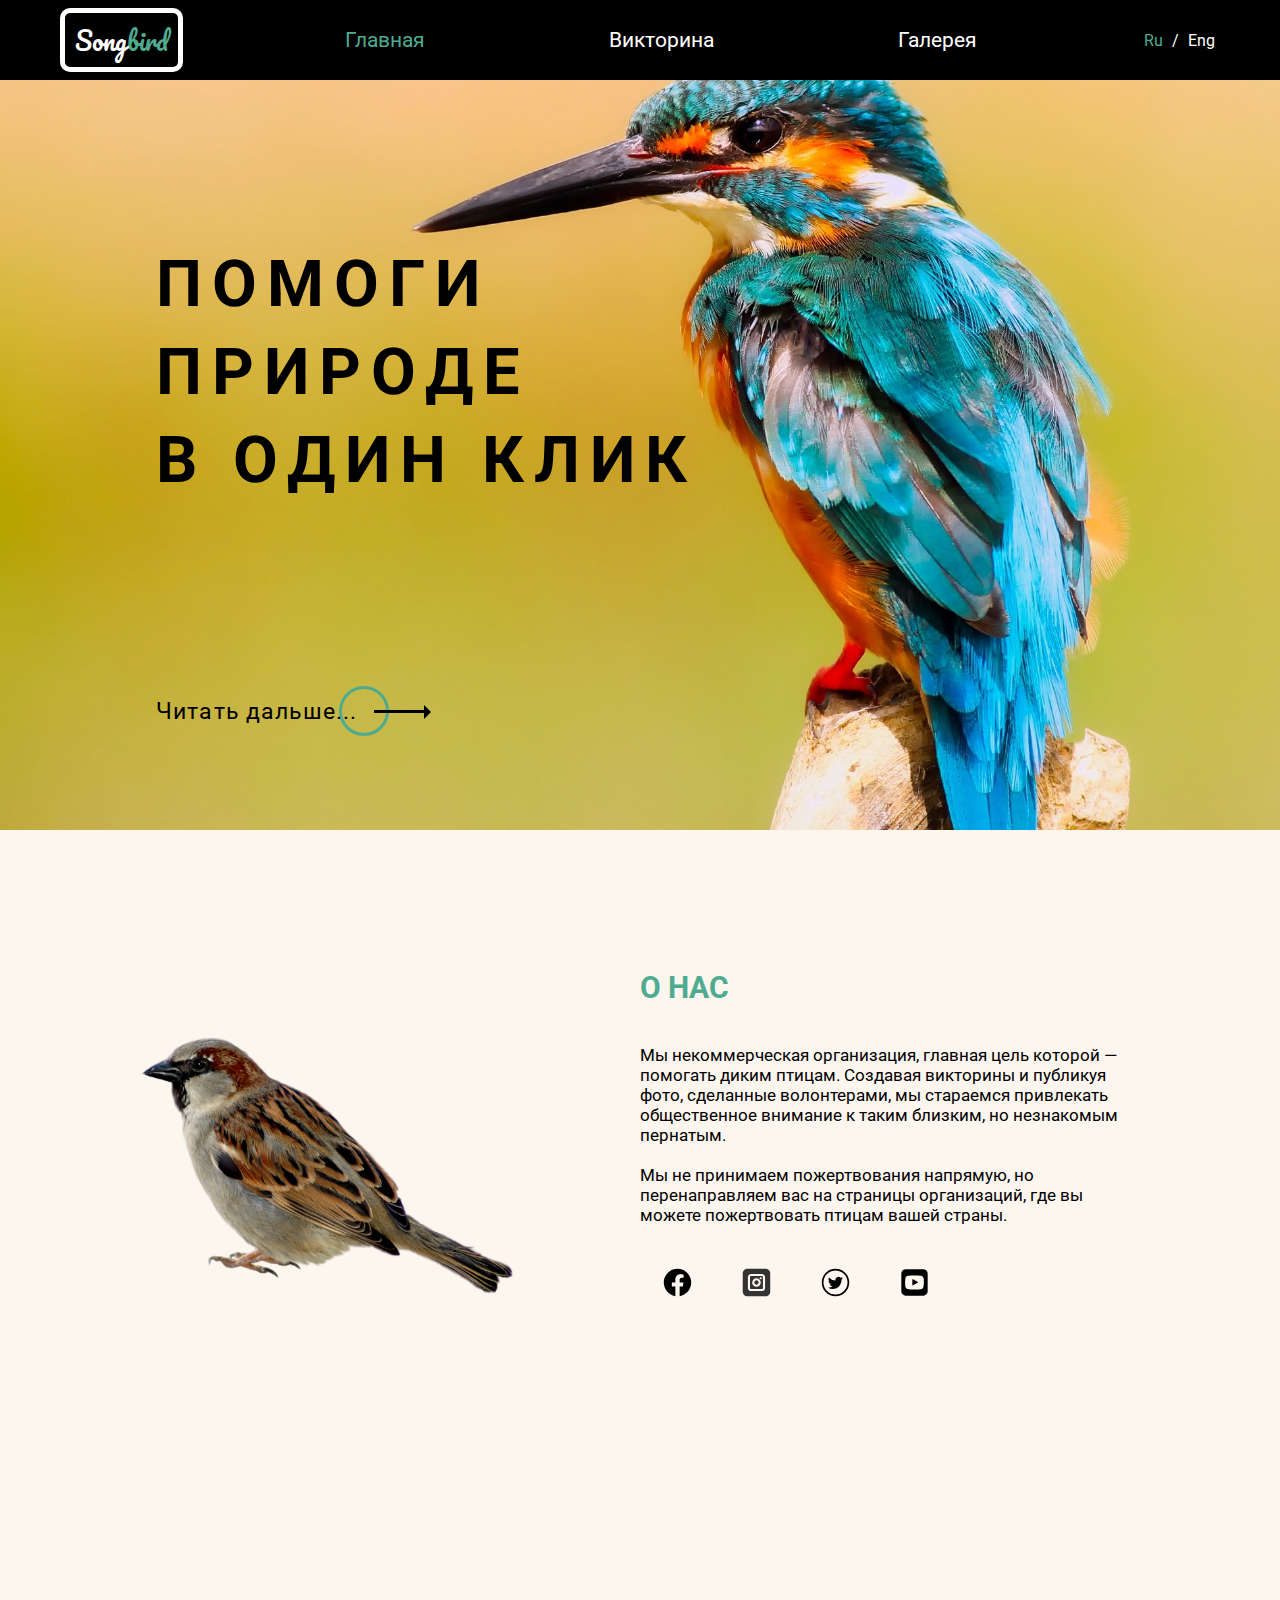
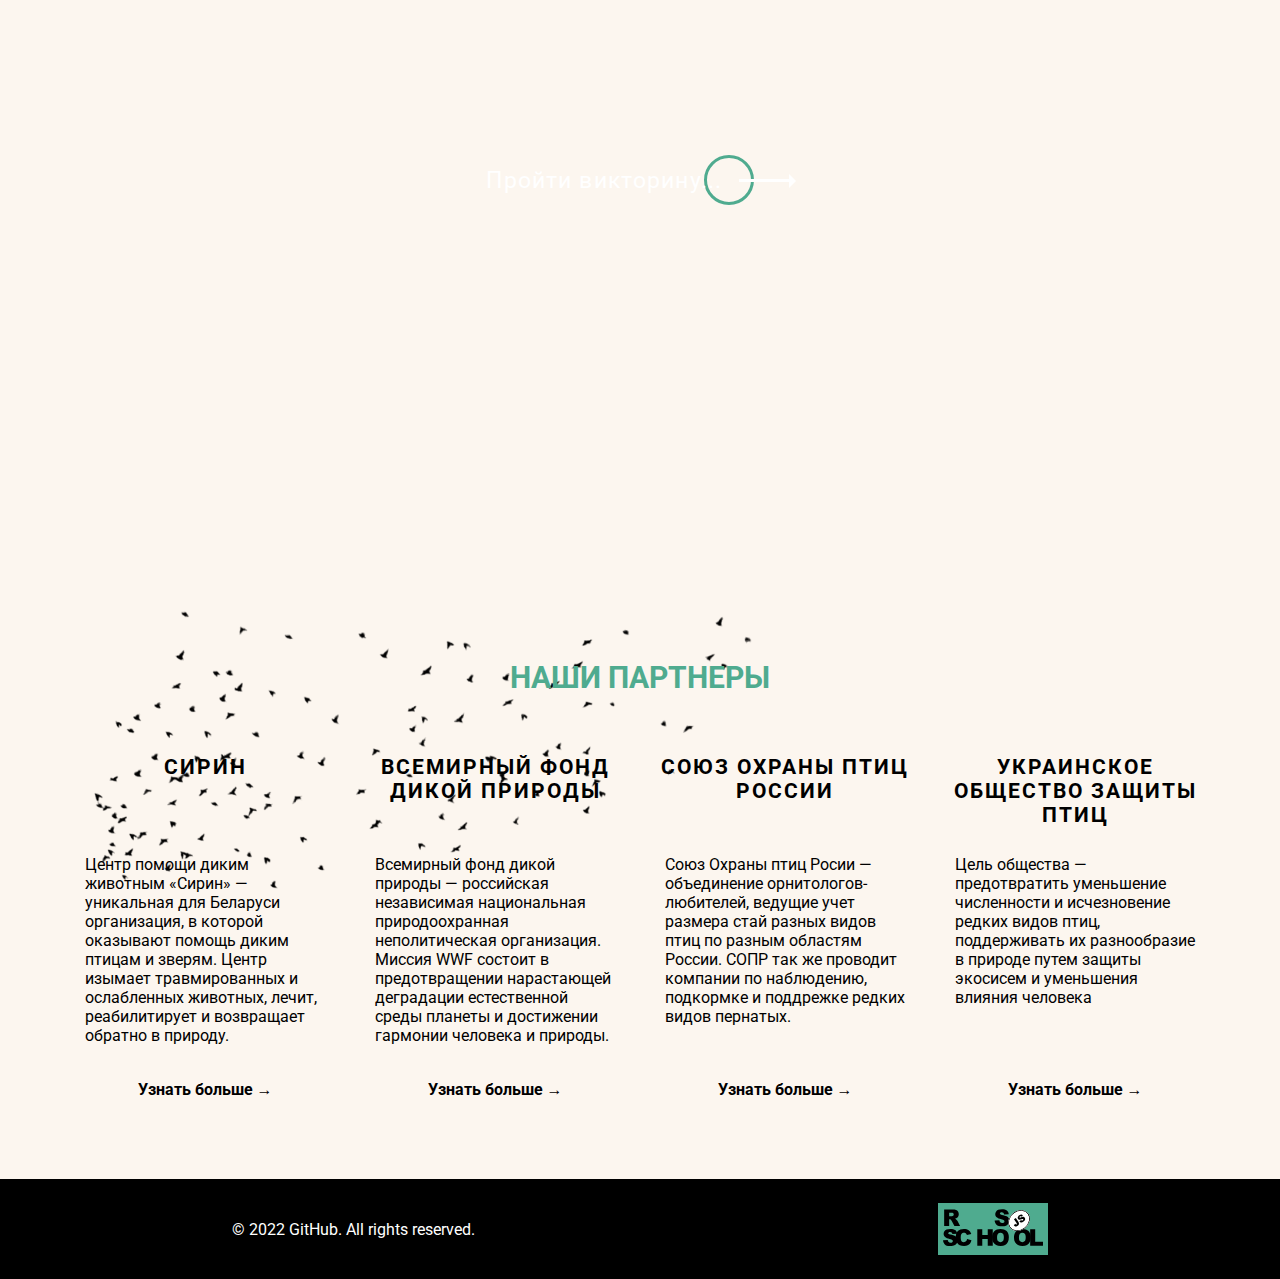
<file: index.html>
<!DOCTYPE HTML>
<html lang="en">
	<head>
		<meta charset="UTF-8">
		<title>SongBird</title>
		<meta name="viewport" content="width=device-width, height=device-height, initial-scale=1">
		<meta name="HandheldFriendly" content="True"><!--В некоторых случаях смартфоны автоматически изменяют масштаб страницы, лучше эту возможность отключать-->
		<!-- saved from url=(0014)about:internet -->
		<meta http-equiv="X-UA-Compatible" content="IE=edge"><!--Чтобы переключить Internet Explorer в режим последней версии --> 
		<meta http-equiv="cleartype" content="on"><!--Для включения сглаживания шрифтов -->
    <link rel="preconnect" href="https://fonts.googleapis.com">
    <link rel="preconnect" href="https://fonts.gstatic.com" crossorigin>
    <link href="https://fonts.googleapis.com/css2?family=Pacifico&family=Roboto:ital,wght@0,400;0,500;0,700;0,900;1,400&display=swap" 
      rel="stylesheet">
    <link rel="icon" href="assets/icons/favicon.ico">
		<link rel="stylesheet" href="styles.css"> <!--CSS для данной страницы-->
	</head>
	<body class="body">
    <header class="header">
      <div class="header__container">
        <a href="index.html" class="header__logo">
          <span class="header__logo-frase">Song</span><span class="header__logo-frase header__logo-frase_green">bird</span>
        </a>
        <ul class="header__nav-list">
          <li class="header__nav-item"><a href="index.html" class="header__nav-link header__nav-link_active header__nav-link_header-main">Главная</a></li>
          <li class="header__nav-item"><a href="pages/quizz.html" class="header__nav-link header__nav-link_header-quiz">Викторина</a></li>
          <li class="header__nav-item"><a href="pages/gallery.html" class="header__nav-link header__nav-link_header-gal">Галерея</a></li>
        </ul>
        <div class="header__languages">
          <span class="header__language header__language_active Ru">Ru </span> /
          <span class="header__language Eng"> Eng</span>
        </div>
        <img src="assets/icons/burger_menu.svg" alt="burger menu" class="header__burger-menu">
      </div>
    </header>
    <section class="popup popup_invis">
      <div class="popup__content">
        <ul class="popup__nav-list">
          <li class="popup-item"><a href="#" class="popup__link popup__link_active header__nav-link_pop-main">Главная</a></li>
          <li class="popup-item"><a href="pages/quizz.html" class="popup__link header__nav-link_pop-quiz">Викторина</a></li>
          <li class="popup-item"><a href="pages/gallery.html" class="popup__link header__nav-link_pop-gal">Галерея</a></li>
          <li class="popup-item">
            <span class="header__language header__language_active Ru">Ru </span> /
            <span class="header__language Eng"> Eng</span>
          </li>
        </ul>
        <span class="popup__close">X</span>
      </div>
    </section>
    <section class="main-banner">
      <h1 class="main-banner__text-container">Помоги <br/>природе <br/>в один клик</h1>
      <div class="button">
        <div class="button__text"><a href="https://sirin.by" target="_blank" class="button__link main-banner__button-link">Читать дальше...</a></div>
        <div class="button__wrapper">
          <div class="button__arrow"></div>
          <div class="button__border-circle"></div>
          <div class="button__mask-circle">
            <div class="button__small-circle"></div>
          </div>
        </div>
      </div>
    </section>
    <section class="about">
      <div class="about__container">
        <h3 class="about__title">О нас</h3>
        <p class="about__text about__text-first">Мы некоммерческая организация, главная цель которой &mdash; помогать диким птицам. Создавая викторины и публикуя фото, сделанные волонтерами, мы стараемся привлекать общественное внимание к таким близким, но незнакомым пернатым.</p>
        <p class="about__text about__text-sec">Мы не принимаем пожертвования напрямую, но перенаправляем вас на страницы организаций, где вы можете пожертвовать птицам вашей страны.</p>
        <ul class="about__list">
          <li class="about__item"><a href="https://www.facebook.com" target="_blank"><img src="assets/icons/facebook.svg" alt="facebook"></a></li>
          <li class="about__item"><a href="https://www.instagram.com" target="_blank"><img src="assets/icons/insta.svg" alt="instagram"></a></li>
          <li class="about__item"><a href="https://twitter.com" target="_blank"><img src="assets/icons/twitter.svg" alt="twiter"></a></li>
          <li class="about__item"><a href="https://www.youtube.com" target="_blank"><img src="assets/icons/yout.svg" alt="youtube"></a></li>
        </ul>
      </div>
    </section>
    <section class="quizz">
      <!-- <div class="quizz__button-wrapper">
        <div class="quizz__button">
          <span><a href="#" class="quizz__link">Пройти викторину</a></span>
        </div>
      </div> -->
      <div class="button">
        <div class="button__text"><a href="pages/quizz.html" class="button__link quiz__button-link">Пройти викторину...</a></div>
        <div class="button__wrapper">
          <div class="button__arrow"></div>
          <div class="button__border-circle"></div>
          <div class="button__mask-circle">
            <div class="button__small-circle"></div>
          </div>
        </div>
      </div>
    </section>
    <section class="partners">
      <h3 class="partners__title">Наши партнеры</h3>
      <div class="partners__wrapper">
        <div class="partner__column">
          <h5 class="parnter__name parnter__name-1">Сирин</h5>
          <p class="parter__info parter__info-1">Центр помощи диким животным «Сирин» &mdash; уникальная для Беларуси организация, в которой оказывают помощь диким птицам и зверям. Центр изымает травмированных и ослабленных животных, лечит, реабилитирует и возвращает обратно в природу.</p>
          <a class="parter__link parter__link-1" href="https://sirin.by" target="_blank">Узнать больше &#8594;</a>
        </div>
        <div class="partner__column">
          <h5 class="parnter__name parnter__name-2">Всемирный фонд дикой природы</h5>
          <p class="parter__info parter__info-2">Всемирный фонд дикой природы &mdash; российская независимая национальная природоохранная неполитическая организация. Миссия WWF состоит в предотвращении нарастающей деградации естественной среды планеты и достижении гармонии человека и природы.</p>
          <a class="parter__link parter__link-2" href="https://wwf.ru" target="_blank">Узнать больше &#8594;</a>
        </div>
        <div class="partner__column">
          <h5 class="parnter__name parnter__name-3">Союз Охраны птиц России</h5>
          <p class="parter__info parter__info-3">Союз Охраны птиц Росии &mdash; объединение орнитологов-любителей, ведущие учет размера стай разных видов птиц по разным областям России. СОПР так же проводит компании по наблюдению, подкормке и поддрежке редких видов пернатых.</p>
          <a class="parter__link parter__link-3" href="http://rbcu.ru" target="_blank">Узнать больше &#8594;</a>
        </div>
        <div class="partner__column">
          <h5 class="parnter__name parnter__name-4">Украинское общество защиты птиц</h5>
          <p class="parter__info parter__info-4">Цель общества &mdash; предотвратить уменьшение численности и исчезновение редких видов птиц, поддерживать их разнообразие в природе путем защиты экосисем и уменьшения влияния человека</p>
          <a class="parter__link parter__link-4" href="https://www.birdlife.org.ua" target="_blank">Узнать больше &#8594;</a>
        </div>
      </div>
    </section>
    <footer class="footer">
      <a href="https://github.com/TheExtraOne" class="footer__git" target="_blank">&#169; 2022 GitHub. All rights reserved.</a>
      <a class="footer__referen" target="_blank" href="https://rs.school/js/">
        <img src="assets/icons/rs_school_js.svg" alt="The Rolling Scopes School" class="footer__logo-school">
      </a>
    </footer>
    <script src="script.js"></script>
    <script src="translation/main-tran.js"></script>
    </body>
</html>
</file>
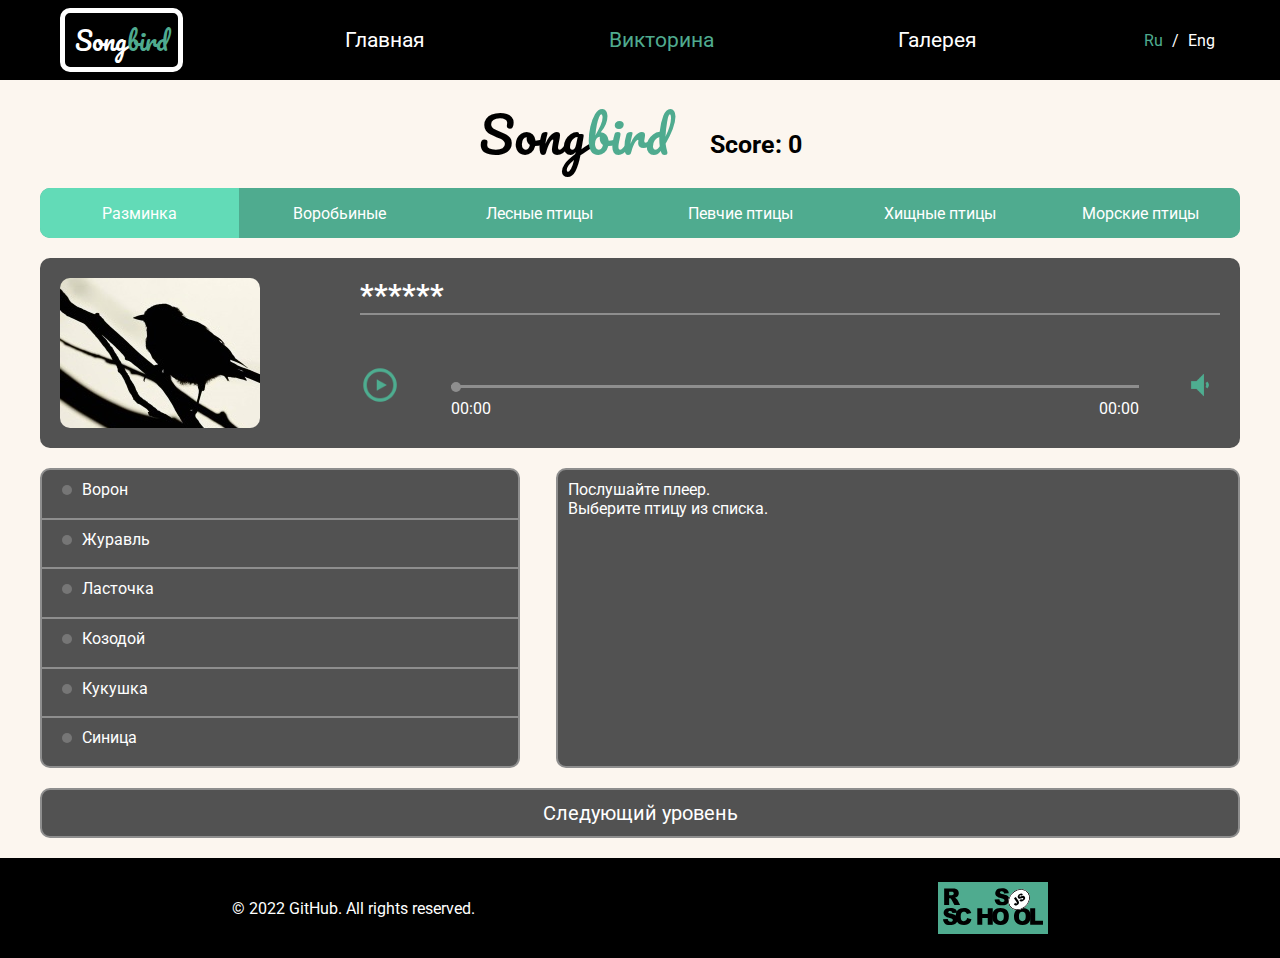
<file: pages/quizz.html>
<!DOCTYPE HTML>
<html lang="en">
	<head>
		<meta charset="UTF-8">
		<title>SongBird</title>
		<meta name="viewport" content="width=device-width, height=device-height, initial-scale=1">
		<meta name="HandheldFriendly" content="True"><!--В некоторых случаях смартфоны автоматически изменяют масштаб страницы, лучше эту возможность отключать-->
		<!-- saved from url=(0014)about:internet -->
		<meta http-equiv="X-UA-Compatible" content="IE=edge"><!--Чтобы переключить Internet Explorer в режим последней версии --> 
		<meta http-equiv="cleartype" content="on"><!--Для включения сглаживания шрифтов -->
    <link rel="preconnect" href="https://fonts.googleapis.com">
    <link rel="preconnect" href="https://fonts.gstatic.com" crossorigin>
    <link href="https://fonts.googleapis.com/css2?family=Pacifico&family=Roboto:ital,wght@0,400;0,500;0,700;0,900;1,400&display=swap" 
      rel="stylesheet">
    <link rel="icon" href="../assets/icons/favicon.ico">
		<link rel="stylesheet" href="../styles/header-footer.css">
    <link rel="stylesheet" href="../styles/player.css">
    <link rel="stylesheet" href="../styles/quiz.css">
	</head>
	<body class="body">
    <header class="header">
      <div class="header__container">
        <a href="../index.html" class="header__logo">
          <span class="header__logo-frase">Song</span><span class="header__logo-frase header__logo-frase_green">bird</span>
        </a>
        <ul class="header__nav-list">
          <li class="header__nav-item"><a href="../index.html" class="header__nav-link header__nav-link_header-main">Главная</a></li>
          <li class="header__nav-item"><a href="#" class="header__nav-link header__nav-link_active header__nav-link_header-quiz">Викторина</a></li>
          <li class="header__nav-item"><a href="gallery.html" class="header__nav-link header__nav-link_header-gal">Галерея</a></li>
        </ul>
        <div class="header__languages">
          <span class="header__language header__language_active Ru">Ru </span> /
          <span class="header__language Eng"> Eng</span>
        </div>
        <img src="../assets/icons/burger_menu.svg" alt="burger menu" class="header__burger-menu">
      </div>
    </header>
    <section class="popup popup_invis">
      <div class="popup__content">
        <ul class="popup__nav-list">
          <li class="popup-item"><a href="../index.html" class="popup__link header__nav-link_pop-main">Главная</a></li>
          <li class="popup-item"><a href="#" class="popup__link popup__link_active header__nav-link_pop-quiz">Викторина</a></li>
          <li class="popup-item"><a href="gallery.html" class="popup__link header__nav-link_pop-gal">Галерея</a></li>
          <li class="popup-item">
            <span class="header__language header__language_active Ru">Ru </span> /
            <span class="header__language Eng"> Eng</span>
          </li>
        </ul>
        <span class="popup__close">X</span>
      </div>
    </section>
    <section class="questions-section">
      <div class="wrapper-section">
        <div class="questions-section__top">
          <p class="questions-section__logo-wrapper">
            <span class="questions-section__logo">Song</span><span class="questions-section__logo questions-section__logo_green">bird</span>
          </p>
          <p class="questions-section__score-wrapper">
            Score:
            <span class="questions-section__score">0</span>
          </p>
        </div>
        <div class="questions-section__bottom">
          <p class="question-section__question question-section__question-1 question-section__question_left-corner">Разминка</p>
          <p class="question-section__question question-section__question-2">Воробьиные</p>
          <p class="question-section__question question-section__question-3">Лесные птицы</p>
          <p class="question-section__question question-section__question-4">Певчие птицы</p>
          <p class="question-section__question question-section__question-5">Хищные птицы</p>
          <p class="question-section__question question-section__question-6 question-section__question_right-corner">Морские птицы</p>
        </div>
      </div>
    </section>
    <section class="current-question-section">
      <div class="wrapper-section wrapper-section_grey">
        <div class="current-question__bird"></div>
        <div class="current-question__wrapper-aud">
          <p class="current-question__bird-name">******</p>
          <!-- <audio src="#" class="custom-audio" controls></audio> -->
          <div class="audio-container">
            <audio src='#' class="custom-audio"></audio>
            <div class ="controls">
              <button class="controls__play">
                <img src="../assets/icons/play.svg" alt="" class="controls__play-img">
              </button>
              <div class="controls__audio-length">
                <div class="controls__played-time">
                  <span class="controls__point"></span>
                </div>
                <span class="current-time">00:00</span>
                <span class="duration">00:00</span>
              </div>
              <div class="controls__volume">
                <input type="range" min="0" max="1" value="0.5" step="0.1" class="controls__range controls__range_invis">
                <img src="../assets/icons/volume.svg" alt="" class="controls__volume-img">
              </div>
            </div>
          </div>
        </div>
      </div>
    </section>
    <section class="answers-section">
      <div class="wrapper-section wrapper-section_white">
        <div class="answer-section__bird-list">
          <!-- <div class="answer-section_bird">
            <span class="answer-section__point"></span>
            <span class="answer-section_bird-name">Воробей</span>
          </div>
          <div class="answer-section_bird">
            <span class="answer-section__point"></span>
            <span class="answer-section_bird-name">Грач</span>
          </div>
          <div class="answer-section_bird">
            <span class="answer-section__point"></span>
            <span class="answer-section_bird-name">Галка</span>
          </div>
          <div class="answer-section_bird">
            <span class="answer-section__point"></span>
            <span class="answer-section_bird-name">Певчий дрозд</span>
          </div>
          <div class="answer-section_bird">
            <span class="answer-section__point"></span>
            <span class="answer-section_bird-name">Сорока</span>
          </div>
          <div class="answer-section_bird">
            <span class="answer-section__point"></span>
            <span class="answer-section_bird-name">Сойка</span>
          </div> -->
        </div>
        <div class="answer-section__bird-info">
          <!-- <div class="answer-section__bird-img"></div>
          <div class="answer-section__bird-name">Грач</div>
          <div class="answer-section__bird-latin">Corvus frugilegus</div>
          <audio src="#" class="custom-audio-option" controls></audio> -->
          Послушайте плеер. 
          <br/>
          Выберите птицу из списка.
        </div>
      </div>
    </section>
    <section class="buttin-section">
      <button class="button-section__button">Следующий уровень</button>
    </section>
    <footer class="footer">
        <a href="https://github.com/TheExtraOne" class="footer__git" target="_blank">&#169; 2022 GitHub. All rights reserved.</a>
        <a class="footer__referen" target="_blank" href="https://rs.school/js/">
          <img src="../assets/icons/rs_school_js.svg" alt="The Rolling Scopes School" class="footer__logo-school">
        </a>
      </footer>
      <script src="../script.js"></script>
      <script src="../translation/quiz-tran.js"></script>
      <script src="../scripts/player.js"></script>
      <script src="../scripts/quiz.js" type="module"></script>
      </body>
  </html>
</file>
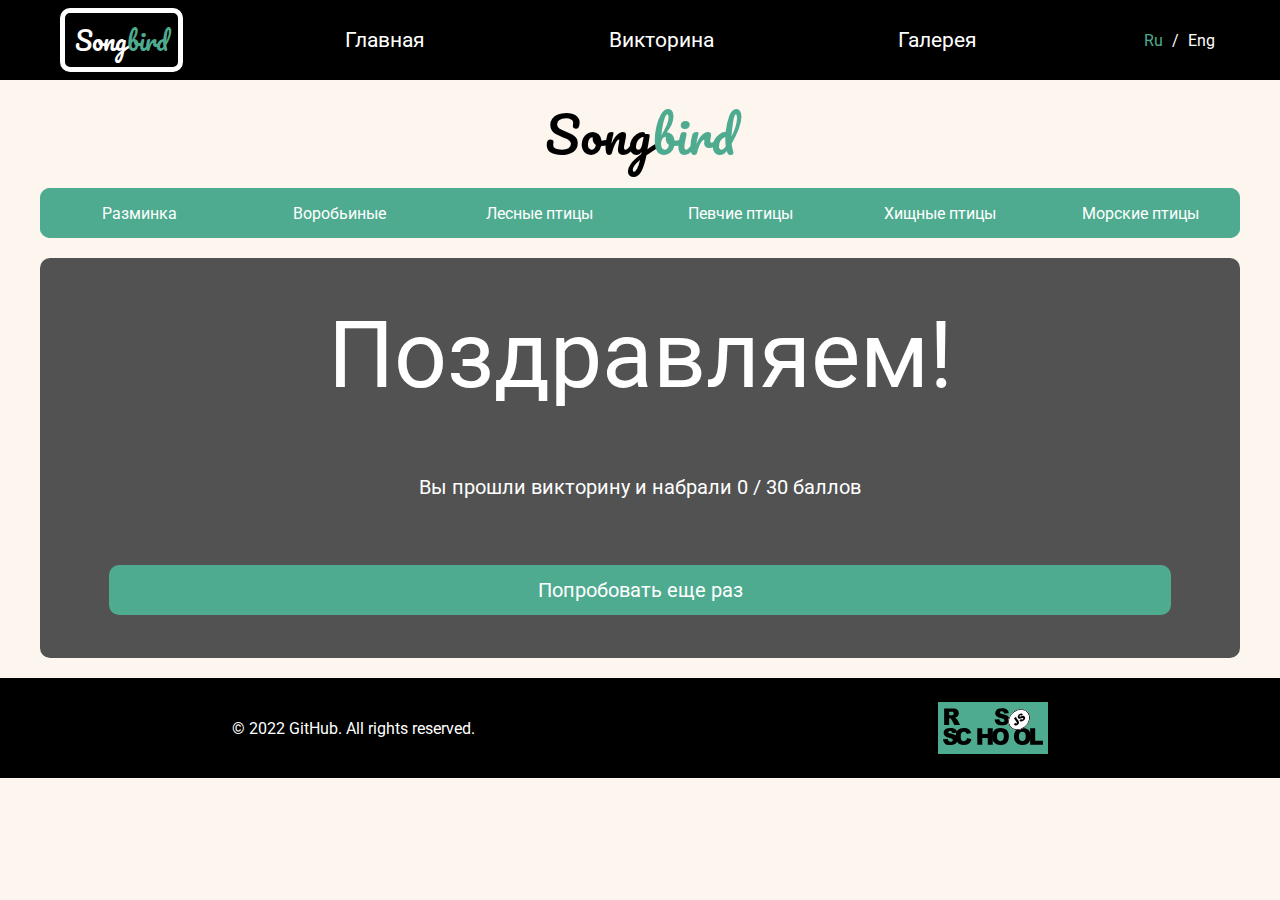
<file: pages/win.html>
<!DOCTYPE HTML>
<html lang="en">
<head>
  <meta charset="UTF-8">
  <title>SongBird</title>
  <meta name="viewport" content="width=device-width, height=device-height, initial-scale=1">
  <meta name="HandheldFriendly" content="True"><!--В некоторых случаях смартфоны автоматически изменяют масштаб страницы, лучше эту возможность отключать-->
  <!-- saved from url=(0014)about:internet -->
  <meta http-equiv="X-UA-Compatible" content="IE=edge"><!--Чтобы переключить Internet Explorer в режим последней версии --> 
  <meta http-equiv="cleartype" content="on"><!--Для включения сглаживания шрифтов -->
  <link rel="preconnect" href="https://fonts.googleapis.com">
  <link rel="preconnect" href="https://fonts.gstatic.com" crossorigin>
  <link href="https://fonts.googleapis.com/css2?family=Pacifico&family=Roboto:ital,wght@0,400;0,500;0,700;0,900;1,400&display=swap" 
    rel="stylesheet">
  <link rel="icon" href="../assets/icons/favicon.ico">
  <link rel="stylesheet" href="../styles/header-footer.css">
  <link rel="stylesheet" href="../styles/win.css">
</head>
<body class="body">
  <header class="header">
    <div class="header__container">
      <a href="../index.html" class="header__logo">
        <span class="header__logo-frase">Song</span><span class="header__logo-frase header__logo-frase_green">bird</span>
      </a>
      <ul class="header__nav-list">
        <li class="header__nav-item"><a href="../index.html" class="header__nav-link header__nav-link_header-main">Главная</a></li>
        <li class="header__nav-item"><a href="quizz.html" class="header__nav-link header__nav-link_header-quiz">Викторина</a></li>
        <li class="header__nav-item"><a href="gallery.html" class="header__nav-link header__nav-link_header-gal">Галерея</a></li>
      </ul>
      <div class="header__languages">
        <span class="header__language header__language_active Ru">Ru </span> /
        <span class="header__language Eng"> Eng</span>
      </div>
      <img src="../assets/icons/burger_menu.svg" alt="burger menu" class="header__burger-menu">
    </div>
  </header>
  <section class="popup popup_invis">
    <div class="popup__content">
      <ul class="popup__nav-list">
        <li class="popup-item"><a href="../index.html" class="popup__link header__nav-link_pop-main">Главная</a></li>
        <li class="popup-item"><a href="quizz.html" class="popup__link header__nav-link_pop-quiz">Викторина</a></li>
        <li class="popup-item"><a href="gallery.html" class="popup__link header__nav-link_pop-gal">Галерея</a></li>
        <li class="popup-item">
          <span class="header__language header__language_active Ru">Ru </span> /
          <span class="header__language Eng"> Eng</span>
        </li>
      </ul>
      <span class="popup__close">X</span>
    </div>
  </section>
  <section class="questions-section">
    <div class="wrapper-section">
      <div class="questions-section__top">
        <p class="questions-section__logo-wrapper">
          <span class="questions-section__logo">Song</span><span class="questions-section__logo questions-section__logo_green">bird</span>
        </p>
      </div>
      <div class="questions-section__bottom">
        <p class="question-section__question question-section__question_left-corner question-section__question-1">Разминка</p>
        <p class="question-section__question question-section__question-2">Воробьиные</p>
        <p class="question-section__question question-section__question-3">Лесные птицы</p>
        <p class="question-section__question question-section__question-4">Певчие птицы</p>
        <p class="question-section__question question-section__question-5">Хищные птицы</p>
        <p class="question-section__question question-section__question-6 question-section__question_right-corner">Морские птицы</p>
      </div>
    </div>
  </section>
  <section class="win-section">
    <div class="win-section__container">
      <p class="win-section__congrat">Поздравляем!</p>
      <div class="win-section__score">
        <p class="win-section__score win-section__score-1">Вы прошли викторину и набрали </p>
        <span class="current-score">20</span> / <span class="max-score">30</span>
        <p class="win-section__score win-section__score-2">баллов</p>
      </div>
      <button class="win-section__button">Попробовать еще раз</button>
    </div>
  </section>
  <footer class="footer">
      <a href="https://github.com/TheExtraOne" class="footer__git" target="_blank">&#169; 2022 GitHub. All rights reserved.</a>
      <a class="footer__referen" target="_blank" href="https://rs.school/js/">
        <img src="../assets/icons/rs_school_js.svg" alt="The Rolling Scopes School" class="footer__logo-school">
      </a>
    </footer>
    <script src="../script.js"></script>
    <script src="../scripts/win.js"></script>
    <script src="../translation/win-tran.js"></script>
    </body>
</html>
</file>
<file: styles.css>
* {
  margin: 0;
  padding: 0;
  box-sizing: border-box;
  text-decoration: none;
  font-family: 'Roboto', sans-serif;
  cursor: default;
}
.body {
  background-color: rgb(252, 246, 239);
}
/*Header*/
.header {
  height: 80px;
  background-color: black;
  color: white;
  display: flex;
  justify-content: center;
  align-items: center;
}
.header__container {
  width: 1200px;
  display: flex;
  justify-content: space-between;
  align-items: center;
  padding: 20px;
}
.header__logo {
  cursor: pointer;
  border: solid white 5px;
  border-radius: 10px;
  padding: 5px 10px;
}
.header__logo-frase {
  font-family: 'Pacifico', cursive;
  color: white;
  font-size: 25px;
  cursor: pointer;
}
.header__logo-frase_green,
.header__nav-link:hover,
.header__language_active,
.header__language:hover {
  color: #4fab8f;
}
.header__nav-list {
  list-style: none;
}
.header__nav-item {
  display: inline-block;
  margin: 0px 90px;
  font-size: 21px;
}
.header__nav-link {
  cursor: pointer;
  color: white;
  transition: all .1s ease-in-out;
}
.header__nav-link_active {
  color: #4fab8f;
}
.header__language {
  cursor: pointer;
  padding: 5px;
  transition: all .1s ease-in-out;
}
.header__burger-menu {
  display: none;
}
/*Popup*/
.popup {
  width: 100%;
  min-height: 100%;
  background-color: rgba(0,0,0,0.5);
  overflow: hidden;
  position: fixed;
  z-index: 100;
  top: 0px;
  display: flex;
  justify-content: center;
  align-items: center;
}
.popup_invis {
  display: none;
}
.popup__content {
  position: relative;
  width: 300px;
  height: 300px;
  padding: 10px;
  background-color: white;
  border-radius: 5px;
  box-shadow: 0px 0px 10px #000;
}
.popup__nav-list {
  list-style: none;
}
.popup-item {
  font-size: 25px;
  margin: 30px 10px;
  text-align: center;
}
.popup__link:hover,
.popup__close:hover {
  color: #4fab8f;
}
.popup__link {
  cursor: pointer;
  color: black;
  transition: all .1s ease-in-out;
}
.popup__link_active {
  color: #4fab8f;
}
.popup__close {
  position: absolute;
  top: 5px;
  right: 13px;
  cursor: pointer;
  font-size: 30px;
  transition: all .1s ease-in-out;
}
@media screen and (max-width: 1240px){
  .header__nav-item {
    margin: 0px 60px;
  }
}
@media screen and (max-width: 1000px){
  .header__nav-item {
    margin: 0px 40px;
  }
}
@media screen and (max-width: 780px){
  .header {
    position: fixed;
    z-index: 10;
  }
  .header__container {
    width: 100vw;
  }
  .header__nav-list,
  .header__languages {
    display: none;
  }
  .header__burger-menu {
    display: inline-block;
    cursor: pointer;
    margin: 0px 10px;
    width: 30px;
    height: auto;
  }
}
/*Banner*/
.main-banner {
  min-height: 750px;
  background: url(assets/images/bird.jpg) 100% 0% no-repeat;
  background-size: cover;
  background-attachment: fixed;
  position: relative;
  overflow: hidden;
}
.main-banner__text-container {
  position: absolute;
  top: 160px;
  left: 156px;
  font-size: 65px;
  text-transform: uppercase;
  letter-spacing: 10px;
  line-height: 88px;
  font-weight: bold;
  width: 608px;
}
/*button*/
.button {
  display: flex;
  cursor: pointer;
  align-items: center;
  padding-right: 40px;
  position: absolute;
  bottom: 94px;
  left: 156px;
}
.button:hover .button__border-circle { 
  transform: translateX(60px);
}
.button:hover .button__mask-circle {
  clip-path: circle(25px at 85px);
}
.button__text {
  z-index: 1;
  font-size: 23px;
  margin-right: -18px;
  letter-spacing: 0.05em;
}
.button__link {
  color: black;
  cursor: pointer;
}
.button__wrapper {
  position: relative;
  display: flex;
  align-items: center;
}
.button__arrow {
  left: 35px;
  height: 3px;
  width: 50px;
  display: flex;
  position: absolute;
  align-items: center;
  background-color: black;
}
.button__arrow:after {
  content: '';
  width: 0; 
  height: 0; 
  top: -5px;
  right: -7px;
  position: absolute;
  border-top: 7px solid transparent;
  border-bottom: 7px solid transparent;
  border-left: 7px solid black;
}
.button__border-circle {
  width: 50px;
  height: 50px;
  border-radius: 50%;
  border: 3px solid #4fab8f;
  transition: transform 987ms;
}

.button__mask-circle {
  width: 50px;
  height: 50px;
  position: absolute;
  border-radius: 50%;
  display: flex;
  align-items: center;
  justify-content: center;
  clip-path: circle(25px);
  transition: clip-path 987ms;
}

.button__small-circle {
  width: 16px;
  height: 16px;
  border-radius: 50%;
  transform: translateX(60px);
  background-color: black;
}
@media screen and (max-width: 780px) {
  .main-banner {
    min-height: 650px;
    background: url(assets/images/bird.jpg) 68% 55% / 150% no-repeat fixed;
  }
  .main-banner__text-container {
    top: 223px;
    font-size: 56px;
    letter-spacing: 6px;
    line-height: 83px;
    width: 450px;
  }
}
@media screen and (max-width: 600px) {
  .main-banner {
    min-height: 500px;
    background: url(assets/images/bird.jpg) 68% 33% / 163% no-repeat fixed;
  }
  .main-banner__text-container {
    top: 217px;
    left: 45px;
    font-size: 40px;
    letter-spacing: 3px;
    line-height: 48px;
    width: 301px;
  }
  .button {
    bottom: 61px;
    left: 46px;
  }
}
@media screen and (max-width: 460px) {
  .main-banner {
    min-height: 450px;
    background: url(assets/images/bird.jpg) 68% 20% / 179% no-repeat fixed;
  }
  .main-banner__text-container {
    top: 208px;
    left: 30px;
    font-size: 36px;
    letter-spacing: 3px;
    line-height: 41px;
    width: 274px;
  }
  .button {
    bottom: 40px;
    left: 31px;
  }
}
/*about section*/
.about {
  width: 100%;
  min-height: 600px;
  background: url(assets/images/birds_PNG57.png) 15% 62% no-repeat;
  background-size: 30%;
  overflow: hidden;
  position: relative;
}
.about__container {
  position: absolute;
  top: 20%;
  left: 50%;
  width: 500px;
}
.about__title {
  font-size: 30px;
  text-transform: uppercase;
  margin: 20px 0px 40px 0px;
  color: #4fab8f;
}
.about__text {
  font-size: 17px;
  margin: 10px 0px 20px 0px;
}
.about__list {
  list-style: none;
}
.about__item {
  display: inline-block;
  margin: 10px;
}
.about__item a {
  cursor: pointer;
}
.about__item a img {
  width: 55px;
  height: auto;
  cursor: pointer;
  transition: all .3s ease-in-out;
}
.about__item a img:hover {
  transform: scale(1.1);
  transition: all .3s ease-in-out;
}
@media screen and (max-width: 1020px) {
  .about {
    min-height: 500px;
    background: url(assets/images/birds_PNG57.png) 6% 62% no-repeat;
    background-size: 36%;
  }
  .about__container {
    top: 9%;
    left: 40%;
    width: 480px;
  }
}
@media screen and (max-width: 900px) {
  .about__container {
    top: 9%;
    left: 45%;
    width: 360px;
  }
}
@media screen and (max-width: 680px) {
  .about {
    min-height: 420px;
    background: url(assets/images/birds_PNG57.png) 6% 45% no-repeat;
    background-size: 31%;
  }
  .about__container {
    top: 9%;
    left: 37%;
  }
  .about__title {
    font-size: 25px;
    text-transform: uppercase;
    margin: 0px 0px 10px 0px;
    color: #4fab8f;
  }
}
@media screen and (max-width: 590px) {
  .about {
    min-height: 420px;
    background: none;
    display: flex;
    justify-content: center;
    align-items: center;
    padding: 20px;
  }
  .about__container {
    position: static;
  }
}
@media screen and (max-width: 400px) {
  .about__title {
    font-size: 28px;
    margin: 0px 0px 17px 0px;
  }
  .about__text {
    font-size: 15px;
  }
  .about__item {
    margin: 5px;
  }
}
/*quizz section*/
.quizz {
  min-height: 750px;
  background: url(assets/images/owl2.jpg) 100% 0% no-repeat;
  background-size: cover;
  background-attachment: fixed;
  position: relative;
  overflow: hidden;
}
/*button*/
.quizz .button {
  bottom: 50%;
  left: 38%;
}
.quizz .button__link {
  color: white;
}
.quizz  .button__arrow {
  background-color: white;
}
.quizz .button__arrow:after {
  border-left: 7px solid white;
}
.quizz .button__border-circle {
  border: 3px solid #4fab8f;
}
.quizz .button__small-circle {
  background-color: white;
}
@media screen and (max-width: 1020px) {
  .quizz {
    min-height: 650px;
    background: url(assets/images/owl2.jpg) 50% 0% no-repeat;
    background-size: cover;
    background-attachment: fixed;
  }
}
@media screen and (max-width: 920px) {
  .quizz {
    min-height: 400px;
    background: url(assets/images/owl2.jpg) 50% 0% no-repeat;
    background-size: 150%;
    background-attachment: fixed;
  }
  .quizz .button {
    bottom: 46%;
    left: 21%;
  }
}
@media screen and (max-width: 740px) {
  .quizz {
    background: url(assets/images/owl2.jpg) 66% 0% no-repeat;
    background-size: cover;
    background-attachment: fixed;
  }
}
@media screen and (max-width: 470px) {
  .quizz .button {
    bottom: 46%;
    left: 5%;
  }
}
/* .quizz__button-wrapper {
  height: 33.33%;
  width: 100%; 
  display: flex;
  justify-content: center;
  align-items: center;
  position: absolute;
  top: 270px;
}
.quizz__button {
  line-height: 50px;
  height: 50px;
  text-align: center;
  width: 250px;
  cursor: pointer;
  color: #FFF;
  transition: all 0.3s;
  position: relative;
}
.quizz__link {
  font-size: 22px;
  letter-spacing: 2px;
  color: white;
  transition: all 0.3s;
}
.quizz__button::before {
  content: '';
  position: absolute;
  bottom: 0;
  left: 0;
  width: 100%;
  height: 100%;
  z-index: 1;
  opacity: 0;
  transition: all 0.3s;
  border-top-width: 1px;
  border-bottom-width: 1px;
  border-top-style: solid;
  border-bottom-style: solid;
  border-top-color: rgba(255,255,255,0.5);
  border-bottom-color: rgba(255,255,255,0.5);
  transform: scale(0.1, 1);
}
.quizz__button:hover .quizz__link {
  letter-spacing: 2px;
}
.quizz__button:hover::before {
  opacity: 1; 
  transform: scale(1, 1); 
}
.quizz__button::after {
  content: '';
  position: absolute;
  bottom: 0;
  left: 0;
  width: 100%;
  height: 100%;
  z-index: 1;
  transition: all 0.3s;
  background-color: rgba(255,255,255,0.1);
}
.quizz__button:hover::after {
  opacity: 0; 
  transform: scale(0.1, 1); 
}*/

/*partners section*/
.partners {
  padding: 20px;
  display: flex;
  justify-content: space-around;
  align-items: center;
  flex-direction: column;
  background: url(assets/images/birds_PNG89.png) 12% -25% no-repeat;
  background-size: 54%;
  position: relative;
  overflow: hidden;
}
.partners__title {
  font-size: 30px;
  text-transform: uppercase;
  margin: 60px 0px 10px 0px;
  text-align: center;
  color: #4fab8f;
}
.partners__wrapper {
  max-width: 1200px;
  display: flex;
  justify-content: center;
  align-items: center;
  flex-wrap: wrap;
}
.partner__column {
  display: flex;
  justify-content: center;
  align-items: center;
  flex-direction: column;
  width: 250px;
  margin: 0px 20px;
}
.parnter__name {
  text-align: center;
  height: 70px;
  font-size: 21px;
  text-transform: uppercase;
  letter-spacing: 2px;
  margin: 50px 0px 25px 0px;
}
.parter__info {
  padding: 5px;
  height: 200px;
}
.parter__link {
  color: black;
  cursor: pointer;
  margin: 30px 0px 60px 0px;
  font-weight: bold;
  transition: all .3s ease-in-out;
}
.parter__link:hover {
  color: #4fab8f;
}
.parter__link:hover {
  transform: scale(1.1);
  transition: all .3s ease-in-out;
}
@media screen and (max-width: 1214px) {
  .partners {
    background: url(assets/images/birds_PNG89.png) 12% 0% no-repeat, url(assets/images/birds_PNG89.png) 100% 94% no-repeat;
    background-size: 62%;
    position: relative;
  }
  .partners__wrapper {
    max-width: 865px;
  }
  .partner__column {
    width: 290px;
    margin: 0px 38px;
  }
}
@media screen and (max-width: 800px) {
  .partners__title {
    font-size: 30px;
    margin: 10px 0px 10px 0px;
  }
  .parnter__name {
    font-size: 21px;
    margin: 10px 0px 6px 0px;
  }
}
@media screen and (max-width: 787px) {
  .partner__column {
    width: 240px;
    margin: 0px 20px;
  }
  .partners {
    background-size: 80%;
  }
}
@media screen and (max-width: 614px) {
  .partner__column {
    width: 320px;
  }
}
@media screen and (max-width: 600px) {
  .partners__title {
    font-size: 25px;
  }
  .parnter__name {
    font-size: 19px;
    height: 64px;
    margin: 10px 0px 6px 0px;
  }
  .parter__link {
    margin: 9px 0px 30px 0px;
  }
}
@media screen and (max-width: 520px) {
  .partners {
    background: url(assets/images/birds_PNG89.png) 12% 10% no-repeat, url(assets/images/birds_PNG89.png) 86% 79% no-repeat;
    background-size: 100%;
  }
}
@media screen and (max-width: 400px) {
  .parter__info {
    font-size: 15px;
    height: 180px;
  }
  .partners {
    background: url(assets/images/birds_PNG89.png) 8% 20% no-repeat, url(assets/images/birds_PNG89.png) 86% 79% no-repeat;
  }
}

/*Footer*/
.footer {
  height: 100px;
  background-color: black;
  display: flex;
  justify-content: space-around;
  align-items: center;
  color: white;
}
.footer__git {
  cursor: pointer;
  color: white;
  transition: all .3s ease-in-out;
}
.footer__git:hover {
  color: #4fab8f;
}
.footer__referen {
  background-color: #4fab8f;
  padding: 5px;
}
.footer__logo-school {
  width: 100px;
  height: auto;
  cursor: pointer;
}
@media screen and (max-width: 520px) {
  .footer {
    height: 80px;
    padding: 20px;
  }
  .footer__logo-school {
    width: 77px;
    height: auto;
  }
}
@media screen and (max-width: 420px) {
  .footer__git {
    font-size: 13px;
  }
  .footer__logo-school {
    width: 65px;
    height: auto;
  }
}
</file>
<file: styles/header-footer.css>
* {
    margin: 0;
    padding: 0;
    box-sizing: border-box;
    text-decoration: none;
    font-family: 'Roboto', sans-serif;
    cursor: default;
  }
/*Header*/
.header {
  height: 80px;
  background-color: black;
  color: white;
  display: flex;
  justify-content: center;
  align-items: center;
}
.header__container {
  width: 1200px;
  display: flex;
  justify-content: space-between;
  align-items: center;
  padding: 20px;
}
.header__logo {
  cursor: pointer;
  border: solid white 5px;
  border-radius: 10px;
  padding: 5px 10px;
}
.header__logo-frase {
  font-family: 'Pacifico', cursive;
  color: white;
  font-size: 25px;
  cursor: pointer;
}
.header__logo-frase_green,
.header__nav-link:hover,
.header__language_active,
.header__language:hover {
  color: #4fab8f;
}
.header__nav-list {
  list-style: none;
}
.header__nav-item {
  display: inline-block;
  margin: 0px 90px;
  font-size: 21px;
}
.header__nav-link {
  cursor: pointer;
  color: white;
  transition: all .1s ease-in-out;
}
.header__nav-link_active {
  color: #4fab8f;
}
.header__language {
  cursor: pointer;
  padding: 5px;
  transition: all .1s ease-in-out;
}
.header__burger-menu {
  display: none;
}
/*Popup*/
.popup {
  width: 100%;
  min-height: 100%;
  background-color: rgba(0,0,0,0.5);
  overflow: hidden;
  position: fixed;
  z-index: 100;
  top: 0px;
  display: flex;
  justify-content: center;
  align-items: center;
}
.popup_invis {
  display: none;
}
.popup__content {
  position: relative;
  width: 300px;
  height: 300px;
  padding: 10px;
  background-color: white;
  border-radius: 5px;
  box-shadow: 0px 0px 10px #000;
}
.popup__nav-list {
  list-style: none;
}
.popup-item {
  font-size: 25px;
  margin: 30px 10px;
  text-align: center;
}
.popup__link:hover,
.popup__close:hover {
  color: #4fab8f;
}
.popup__link {
  cursor: pointer;
  color: black;
  transition: all .1s ease-in-out;
}
.popup__link_active {
  color: #4fab8f;
}
.popup__close {
  position: absolute;
  top: 5px;
  right: 13px;
  cursor: pointer;
  font-size: 30px;
  transition: all .1s ease-in-out;
}
@media screen and (max-width: 1240px){
  .header__nav-item {
    margin: 0px 60px;
  }
}
@media screen and (max-width: 1000px){
  .header__nav-item {
    margin: 0px 40px;
  }
}
@media screen and (max-width: 780px){
  .header {
    position: fixed;
    z-index: 10;
  }
  .header__container {
    width: 100vw;
  }
  .header__nav-list,
  .header__languages {
    display: none;
  }
  .header__burger-menu {
    display: inline-block;
    cursor: pointer;
    margin: 0px 10px;
    width: 30px;
    height: auto;
  }
}
/*Footer*/
.footer {
  height: 100px;
  background-color: black;
  display: flex;
  justify-content: space-around;
  align-items: center;
  color: white;
}
.footer__git {
  cursor: pointer;
  color: white;
  transition: all .3s ease-in-out;
}
.footer__git:hover {
  color: #4fab8f;
}
.footer__referen {
  background-color: #4fab8f;
  padding: 5px;
}
.footer__logo-school {
  width: 100px;
  height: auto;
  cursor: pointer;
}
@media screen and (max-width: 520px) {
  .footer {
    height: 80px;
    padding: 20px;
  }
  .footer__logo-school {
    width: 77px;
    height: auto;
  }
}
@media screen and (max-width: 420px) {
  .footer__git {
    font-size: 13px;
  }
  .footer__logo-school {
    width: 65px;
    height: auto;
  }
}
</file>
<file: styles/player.css>
* {
  margin: 0;
  padding: 0;
  box-sizing: border-box;
  text-decoration: none;
  cursor: default;
}
.audio-container,
.audio-container_mini {
  margin-bottom: 20px;
  clear: both;
} 
.controls,
.controls_mini {
  display: flex;
  justify-content: space-between;
  align-items: center;
}
.controls__audio-length,
.controls__audio-length_mini {
  width: 80%;
  height: 3px;
  background-color: #8e8e8e;
  margin: 20px 0px;
  position: relative;
}
.controls__played-time,
.controls__played-time_mini {
  width: 0;
  height: 3px;
  background-color: #4fab8f;
  position: relative;
}
.controls__point,
.controls__point_mini {
  position: absolute;
  left: 100%;
  top: -100%;
  width: 10px;
  height: 10px;
  border-radius: 50%;
  background-color: #8e8e8e;
  cursor: pointer;
}
.controls__play,
.controls__play_mini {
  border: none;
  background-color: transparent;
}
.controls__play-img,
.controls__play-img_mini {
  cursor: pointer;
  width: 40px;
  height: auto;
}
.current-time,
.current-time_mini {
  position: absolute;
  bottom: -30px;
  left: 0px;
}
.duration,
.duration_mini {
  position: absolute;
  bottom: -30px;
  right: 0px;
}
.controls__volume,
.controls__volume_mini {
  position: relative;
}
.controls__volume-img,
.controls__volume-img_mini {
  width: 30px;
  height: auto;
  cursor: pointer;
}
.controls__range,
.controls__range_mini {
  position: absolute;
  transform: rotate(-90deg);
  top: -40px;
  left: -80%;
  z-index: 2;
  background-color: #8e8e8e;
  width: 70px;
  height: 5px;
  border-radius: 5px;
  outline: 0;
  -webkit-appearance: none;
  -moz-appearance: none;
  appearance: none;
}
.controls__range_invis,
.controls__range_invis_mini {
  display: none;
}
.controls__range::-webkit-slider-thumb,
.controls__range_mini::-webkit-slider-thumb {
  -webkit-appearance: none;
  height: 10px;
  width: 10px;
  border-radius: 50%;
  background: #4fab8f;
  cursor: pointer;
}
.controls__range::-moz-range-thumb,
.controls__range_mini::-moz-range-thumb {
  -webkit-appearance: none;
  height: 10px;
  width: 10px;
  border-radius: 50%;
  background: #4fab8f;
  cursor: pointer;
}
.controls__range::-ms-thumb,
.controls__range_mini::-ms-thumb {
  -webkit-appearance: none;
  height: 10px;
  width: 10px;
  border-radius: 50%;
  background: #4fab8f;
  cursor: pointer;
}
@media screen and (max-width: 770px) {
  .controls__audio-length,
  .controls__audio-length_mini {
    width: 60%;
  }
}
@media screen and (max-width: 550px) {
  .controls__audio-length,
  .controls__audio-length_mini {
    width: 70%;
  }
}
</file>
<file: styles/quiz.css>
* {
  margin: 0;
  padding: 0;
  box-sizing: border-box;
  text-decoration: none;
  font-family: 'Roboto', sans-serif;
  cursor: default;
}
.body {
  background-color: rgb(252, 246, 239);
}
/*questions-section*/
.questions-section {
  display: flex;
  justify-content: center;
  align-items: center;
  margin-bottom: 20px;
}
.wrapper-section {
  width: 1200px;
}
.questions-section__top {
  display: flex;
  justify-content: center;
  align-items: center;
}
.questions-section__logo-wrapper,
.questions-section__score-wrapper {
  padding: 10px;
  margin: 0px 10px;
}
.questions-section__logo {
  font-family: 'Pacifico', cursive;
  font-size: 50px;
}
.questions-section__logo_green {
  color: #4fab8f;
}
.questions-section__score-wrapper {
  font-size: 25px;
  font-weight: bold;
  position: relative;
  top: 10px;
}
.questions-section__bottom {
  height: 50px;
  display: flex;
  justify-content: space-between;
  align-items: stretch;
  border-radius: 10px;
  color: white;
  background-color: #4fab8f;
}
.question-section__question {
  display: flex;
  justify-content: center;
  align-items: center;
  background-color: #4fab8f;
  flex: 0 0 16.6%;
  text-align: center;
}
.question-section__question_active {
  background-color: #62dbb7;
}
.question-section__question_left-corner {
  border-top-left-radius: 10px;
  border-bottom-left-radius: 10px;
}
.question-section__question_right-corner {
  border-top-right-radius: 10px;
  border-bottom-right-radius: 10px;
}
@media screen and (max-width: 780px) {
  .questions-section {
    padding-top: 80px;
  }
  .questions-section__bottom {
    flex-wrap: wrap;
    height: 100px;
  }
  .question-section__question {
    flex: 0 0 150px;
    border-radius: 10px;
  }
}
@media screen and (max-width: 450px) {
  .questions-section__bottom {
    height: 150px;
    justify-content: space-around;
  }
}
/*current-question-section*/
.current-question-section {
  display: flex;
  justify-content: center;
  align-items: center;
  margin-bottom: 20px;
}
.wrapper-section_grey {
  background-color: #525252;
  color: white;
  padding: 20px;
  border-radius: 10px;
  display: flex;
  justify-content: space-between;
  align-items: center;
}
.current-question__bird {
  width: 200px;
  height: 150px;
  border-radius: 10px;
  background: url(../assets/images/unknown.jpg) 100% 0% no-repeat;
  background-size: cover;
}
.current-question__wrapper-aud {
  width: calc(100% - 300px);
  height: 150px;
  display: flex;
  justify-content: space-between;
  flex-direction: column;
}
.current-question__bird-name {
  border-bottom: solid 2px #8e8e8e;
  font-weight: bold;
  font-size: 30px;
}
.custom-audio {
  width: 100%;
  clear: both;
  margin-bottom: 10px;
}
@media screen and (max-width: 650px) {
  .wrapper-section_grey {
    padding: 10px;
    justify-content: space-around;
  }
  .current-question__bird {
    width: 180px;
    height: 130px;
  }
  .current-question__bird-name {
    font-size: 25px;
  }
}
@media screen and (max-width: 550px) {
  .wrapper-section_grey {
    flex-direction: column;
  }
  .current-question__wrapper-aud {
    margin-top: 20px;
    justify-content: space-around;
    width: 100%;
  }
  .current-question__bird-name {
    text-align: center;
  }
}
/*answers-section*/
.answers-section {
  display: flex;
  justify-content: center;
  align-items: center;
  margin-bottom: 20px;
}
.wrapper-section_white {
  color: white;
  border-radius: 10px;
  display: flex;
  justify-content: space-between;
}
.answer-section__bird-list {
  border: solid 2px #8e8e8e;
  background-color: #525252;
  border-radius: 10px;
  width: 40%;
  display: flex;
  flex-direction: column;
}
.answer-section_bird {
  border-bottom: solid 2px #8e8e8e;
  padding: 10px;
  cursor: pointer;
  flex: 1 1 auto;
  transition: all .3s ease-in-out;
}
.answer-section_bird:last-child {
  border: none;
}
.answer-section_bird:hover {
  background-color: #8e8e8e;
}
.answer-section__point {
  display: inline-block;
  width: 10px;
  height: 10px;
  border-radius: 50%;
  background-color: #767676;
  margin: 0px 10px;
  cursor: pointer;
}
.answer-section_bird-name {
  cursor: pointer;
}
.answer-section__bird-info {
  border: solid 2px #8e8e8e;
  background-color: #525252;
  border-radius: 10px;
  width: 57%;
  padding: 10px;
  min-height: 300px;
}
.answer-section__bird-img {
  width: 100px;
  height: 90px;
  border-radius: 10px;
  background: url(../assets/images/unknown.jpg) 100% 0% no-repeat;
  background-size: cover;
  float: left;
  margin: 0px 10px 10px 0px;
}
.answer-section__bird-name {
  font-size: 20px;
  font-weight: bold;
  padding: 10px;
  margin-left: 110px;
}
.answer-section__bird-latin {
  border-bottom: solid 2px #8e8e8e;
  border-top: solid 2px #8e8e8e;
  font-style: italic;
  padding: 10px;
  margin-left: 110px;
}
@media screen and (max-width: 600px) {
  .wrapper-section_white {
    flex-wrap: wrap;
    justify-content: center;
  }
  .answer-section__bird-info,
  .answer-section__bird-list {
    width: 100%;
    margin-bottom: 10px;
  }
}
/*buttin-section*/
.buttin-section {
  display: flex;
  justify-content: center;
  align-items: center;
  margin-bottom: 20px;
}
.button-section__button {
  width: 1200px;
  height: 50px;
  background-color: #525252;
  color: white;
  cursor: pointer;
  border: solid 2px #8e8e8e;
  border-radius: 10px;
  font-size: 20px;

}
.button-section__button_able:hover {
  background-color: #62dbb7;
}
.button-section__button_able {
  background-color: #4fab8f;
  transition: all 0.3s ease-in-out;
  border: none;
}
</file>
<file: styles/win.css>
* {
    margin: 0;
    padding: 0;
    box-sizing: border-box;
    text-decoration: none;
    font-family: 'Roboto', sans-serif;
    cursor: default;
}
.body {
  background-color: rgb(252, 246, 239);
}
/*questions-section*/
.questions-section {
  display: flex;
  justify-content: center;
  align-items: center;
  margin-bottom: 20px;
}
.wrapper-section {
  width: 1200px;
}
.questions-section__top {
  display: flex;
  justify-content: center;
  align-items: center;
}
.questions-section__logo-wrapper,
.questions-section__score-wrapper {
  padding: 10px;
  margin: 0px 10px;
}
.questions-section__logo {
  font-family: 'Pacifico', cursive;
  font-size: 50px;
}
.questions-section__logo_green {
  color: #4fab8f;
}
.questions-section__bottom {
  height: 50px;
  display: flex;
  justify-content: space-between;
  align-items: stretch;
  border-radius: 10px;
  color: white;
  background-color: #4fab8f;
}
.question-section__question {
  display: flex;
  justify-content: center;
  align-items: center;
  background-color: #4fab8f;
  flex: 0 0 16.6%;
  text-align: center;
}
.question-section__question_active {
  background-color: #62dbb7;
}
.question-section__question_left-corner {
  border-top-left-radius: 10px;
  border-bottom-left-radius: 10px;
}
.question-section__question_right-corner {
  border-top-right-radius: 10px;
  border-bottom-right-radius: 10px;
}
@media screen and (max-width: 780px) {
  .questions-section {
    padding-top: 80px;
  }
  .questions-section__bottom {
    flex-wrap: wrap;
    height: 100px;
  }
  .question-section__question {
    flex: 0 0 150px;
    border-radius: 10px;
  }
}
@media screen and (max-width: 450px) {
  .questions-section__bottom {
    height: 150px;
    justify-content: space-around;
  }
}
/*win-section*/
.win-section {
  display: flex;
  justify-content: center;
  align-items: center;
  margin: 20px 0px;
}
.win-section__container {
  width: 1200px;
  height: 400px;
  background-color: #525252;
  border-radius: 10px;
  color: white;
  padding: 10px;
  display: flex;
  justify-content: space-around;
  align-items: center;
  flex-direction: column;
}
.win-section__button {
  width: 90%;
  height: 50px;
  background-color: #4fab8f;
  color: white;
  cursor: pointer;
  border: none;
  border-radius: 10px;
  font-size: 20px;
  transition: all 0.3s ease-in-out;
}
.win-section__congrat {
  font-size: 93px;
}
.win-section__score {
  font-size: 20px;
  display: inline-block;
}
.win-section__button:hover {
  background-color: #62dbb7;
}
@media screen and (max-width: 700px) {
  .win-section__congrat {
    font-size: 70px;
  }
  .win-section__score {
    text-align: center;
  }
}
@media screen and (max-width: 500px) {
  .win-section__congrat {
    font-size: 47px;
  }
  .win-section__score {
    font-size: 18px;
  }
}
</file>
